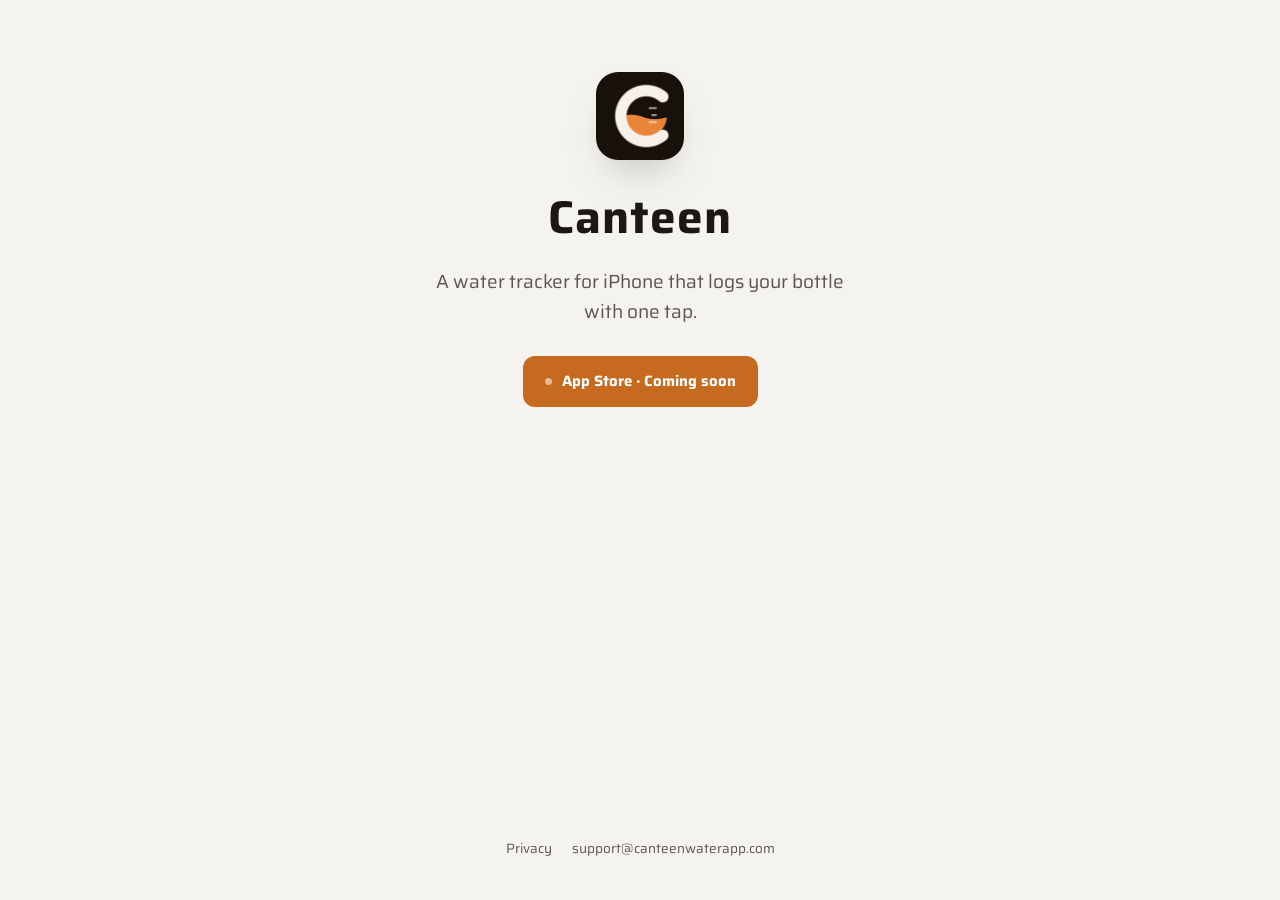
<file: index.html>
<!DOCTYPE html>
<html lang="en">
<head>
<meta charset="utf-8">
<meta name="viewport" content="width=device-width, initial-scale=1">
<title>Canteen · Water Tracker for iPhone</title>
<link rel="icon" type="image/png" sizes="32x32" href="favicon-32.png">
<link rel="icon" type="image/png" sizes="16x16" href="favicon-16.png">
<link rel="apple-touch-icon" sizes="180x180" href="apple-touch-icon.png">
<meta name="description" content="Canteen is a water tracker for iPhone that logs your bottle with one tap.">
<link rel="stylesheet" href="canteen.css">
</head>
<body>

  <main class="home">
    <img class="mark" src="apple-touch-icon.png" alt="Canteen app icon">
    <h1>Canteen</h1>
    <p class="line">A water tracker for iPhone that logs your bottle with one tap.</p>
    <!-- TODO: replace href and label with the real App Store listing URL once the app is live. -->
    <a class="pill" href="#" aria-label="Canteen is coming to the App Store"><span class="dot"></span>App Store · Coming soon</a>

    <footer class="home-foot">
      <a href="privacy.html">Privacy</a><a href="mailto:support@canteenwaterapp.com">support@canteenwaterapp.com</a>
    </footer>
  </main>

</body>
</html>
</file>
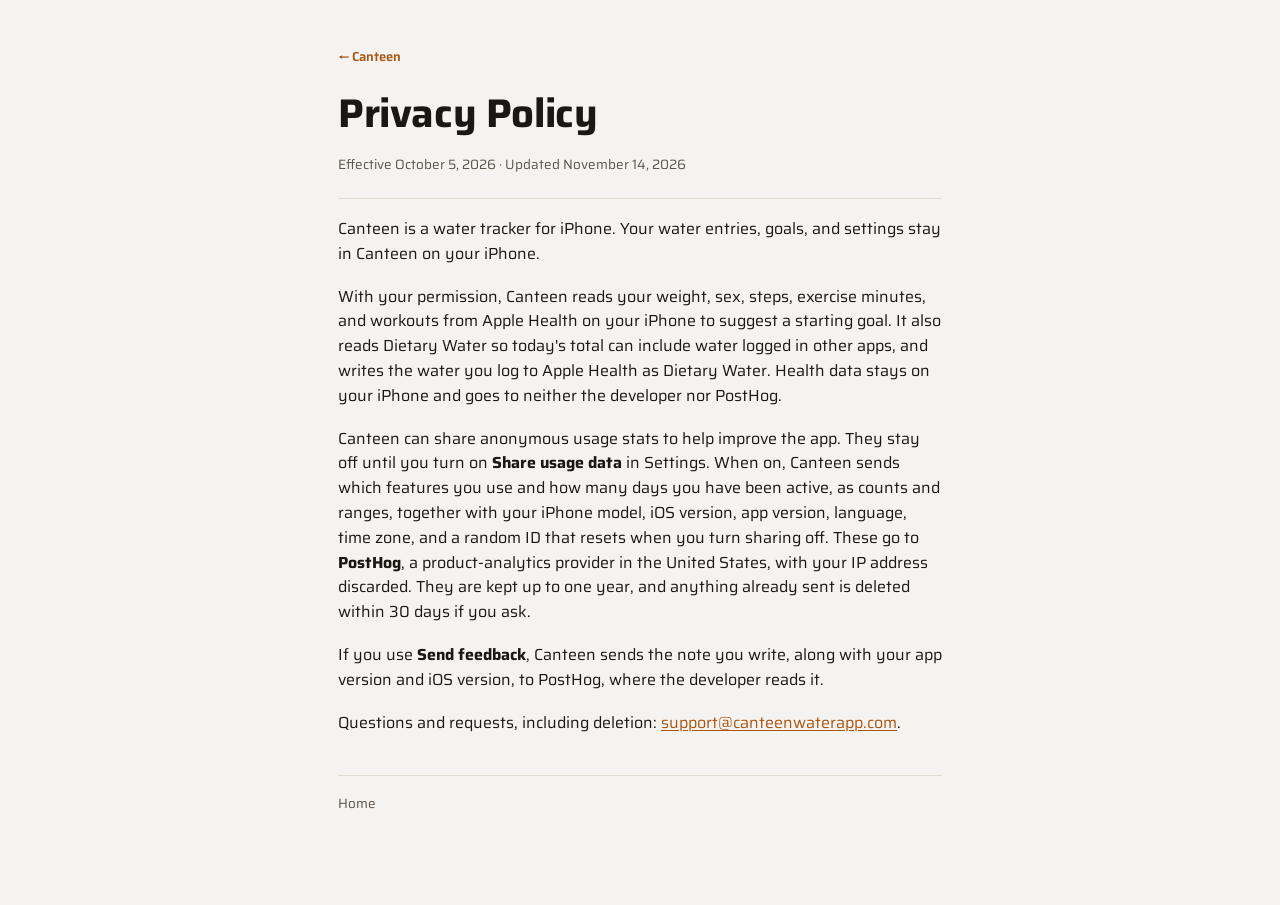
<file: privacy.html>
<!DOCTYPE html>
<html lang="en">
<head>
<meta charset="utf-8" />
<meta name="viewport" content="width=device-width, initial-scale=1" />
<title>Privacy Policy · Canteen</title>
<link rel="icon" type="image/png" sizes="32x32" href="favicon-32.png">
<link rel="icon" type="image/png" sizes="16x16" href="favicon-16.png">
<link rel="apple-touch-icon" sizes="180x180" href="apple-touch-icon.png">
<meta name="description" content="Canteen Privacy Policy." />
<link rel="stylesheet" href="canteen.css" />
</head>
<body>

  <main class="doc">
    <a class="brand" href="/">← Canteen</a>
    <h1>Privacy Policy</h1>
    <p class="meta">Effective October 5, 2026 · Updated November 14, 2026</p>
    <hr />

    <p>Canteen is a water tracker for iPhone. Your water entries, goals, and settings stay in Canteen on your iPhone.</p>

    <p>With your permission, Canteen reads your weight, sex, steps, exercise minutes, and workouts from Apple Health on your iPhone to suggest a starting goal. It also reads Dietary Water so today's total can include water logged in other apps, and writes the water you log to Apple Health as Dietary Water. Health data stays on your iPhone and goes to neither the developer nor PostHog.</p>

    <p>Canteen can share anonymous usage stats to help improve the app. They stay off until you turn on <strong>Share usage data</strong> in Settings. When on, Canteen sends which features you use and how many days you have been active, as counts and ranges, together with your iPhone model, iOS version, app version, language, time zone, and a random ID that resets when you turn sharing off. These go to <strong>PostHog</strong>, a product-analytics provider in the United States, with your IP address discarded. They are kept up to one year, and anything already sent is deleted within 30 days if you ask.</p>

    <p>If you use <strong>Send feedback</strong>, Canteen sends the note you write, along with your app version and iOS version, to PostHog, where the developer reads it.</p>

    <p>Questions and requests, including deletion: <a href="mailto:support@canteenwaterapp.com">support@canteenwaterapp.com</a>.</p>

    <p class="foot"><a href="/">Home</a></p>
  </main>

</body>
</html>
</file>
<file: canteen.css>
/* Canteen · canteenwaterapp.com shared styles (Readout v3) */
@import url('https://fonts.googleapis.com/css2?family=Saira:wght@400;500;600;700&display=swap');

:root{
  /* Readout v3 · warm dark (home) */
  --bg:#17130E; --surface:#221C16;
  --divider:#2E2820; --border:#776F63;
  --t1:#F1EEE8; --t2:#A69F93;
  --accent:#E6853C; --accent-text:#E6853C; --accent-ink:#17130E;
  --ui:'Saira',system-ui,-apple-system,Segoe UI,sans-serif;
}
@media (prefers-color-scheme: light){
  :root{
    /* Readout v3 · warm paper */
    --bg:#F5F3EF; --surface:#FFFFFF;
    --divider:#E1DCD2; --border:#6E6659;
    --t1:#1B1712; --t2:#5C554B;
    --accent:#C56A1E; --accent-text:#A85614; --accent-ink:#FFFFFF;
  }
}

*{box-sizing:border-box;}
body{margin:0;background:var(--bg);color:var(--t1);
  font-family:var(--ui);line-height:1.55;-webkit-font-smoothing:antialiased;}
a{color:var(--accent-text);text-underline-offset:2px;}

/* home */
.home{min-height:100vh;max-width:600px;margin:0 auto;padding:72px 28px 40px;
  display:flex;flex-direction:column;align-items:center;text-align:center;}
.home .mark{width:88px;height:88px;border-radius:22px;display:block;
  box-shadow:0 22px 48px -26px rgba(0,0,0,0.55);}
.home h1{font-weight:700;font-size:clamp(34px,8vw,46px);letter-spacing:0.02em;margin:22px 0 0;}
.home .line{font-size:clamp(17px,2.6vw,19px);color:var(--t2);margin:14px 0 0;max-width:34ch;}
.pill{display:inline-flex;align-items:center;gap:10px;margin-top:30px;
  background:var(--accent);color:var(--accent-ink);
  font-weight:700;font-size:15px;padding:14px 22px;border-radius:12px;text-decoration:none;}
.pill .dot{width:7px;height:7px;border-radius:999px;background:var(--accent-ink);opacity:0.55;}
.home .note{font-size:13px;color:var(--t2);margin-top:10px;}
.home-foot{margin-top:auto;padding-top:48px;font-size:13.5px;color:var(--t2);}
.home-foot a{color:var(--t2);text-decoration:none;margin:0 10px;}
.home-foot a:hover{color:var(--accent-text);}

/* privacy document */
.doc{max-width:60ch;margin:0 auto;padding:44px 28px 90px;}
.doc .brand{display:inline-block;font-weight:600;font-size:13px;color:var(--accent-text);text-decoration:none;margin-bottom:12px;}
.doc h1{font-weight:700;font-size:clamp(30px,5vw,40px);letter-spacing:-0.01em;margin:4px 0 0;}
.doc .meta{margin-top:10px;font-size:13.5px;color:var(--t2);}
.doc hr{border:none;border-top:1px solid var(--divider);margin:22px 0 4px;}
.doc p{margin:18px 0 0;font-size:16px;}
.doc strong{color:var(--t1);}
.doc .foot{margin-top:40px;padding-top:18px;border-top:1px solid var(--divider);font-size:13.5px;color:var(--t2);}
.doc .foot a{color:var(--t2);text-decoration:none;}
</file>
